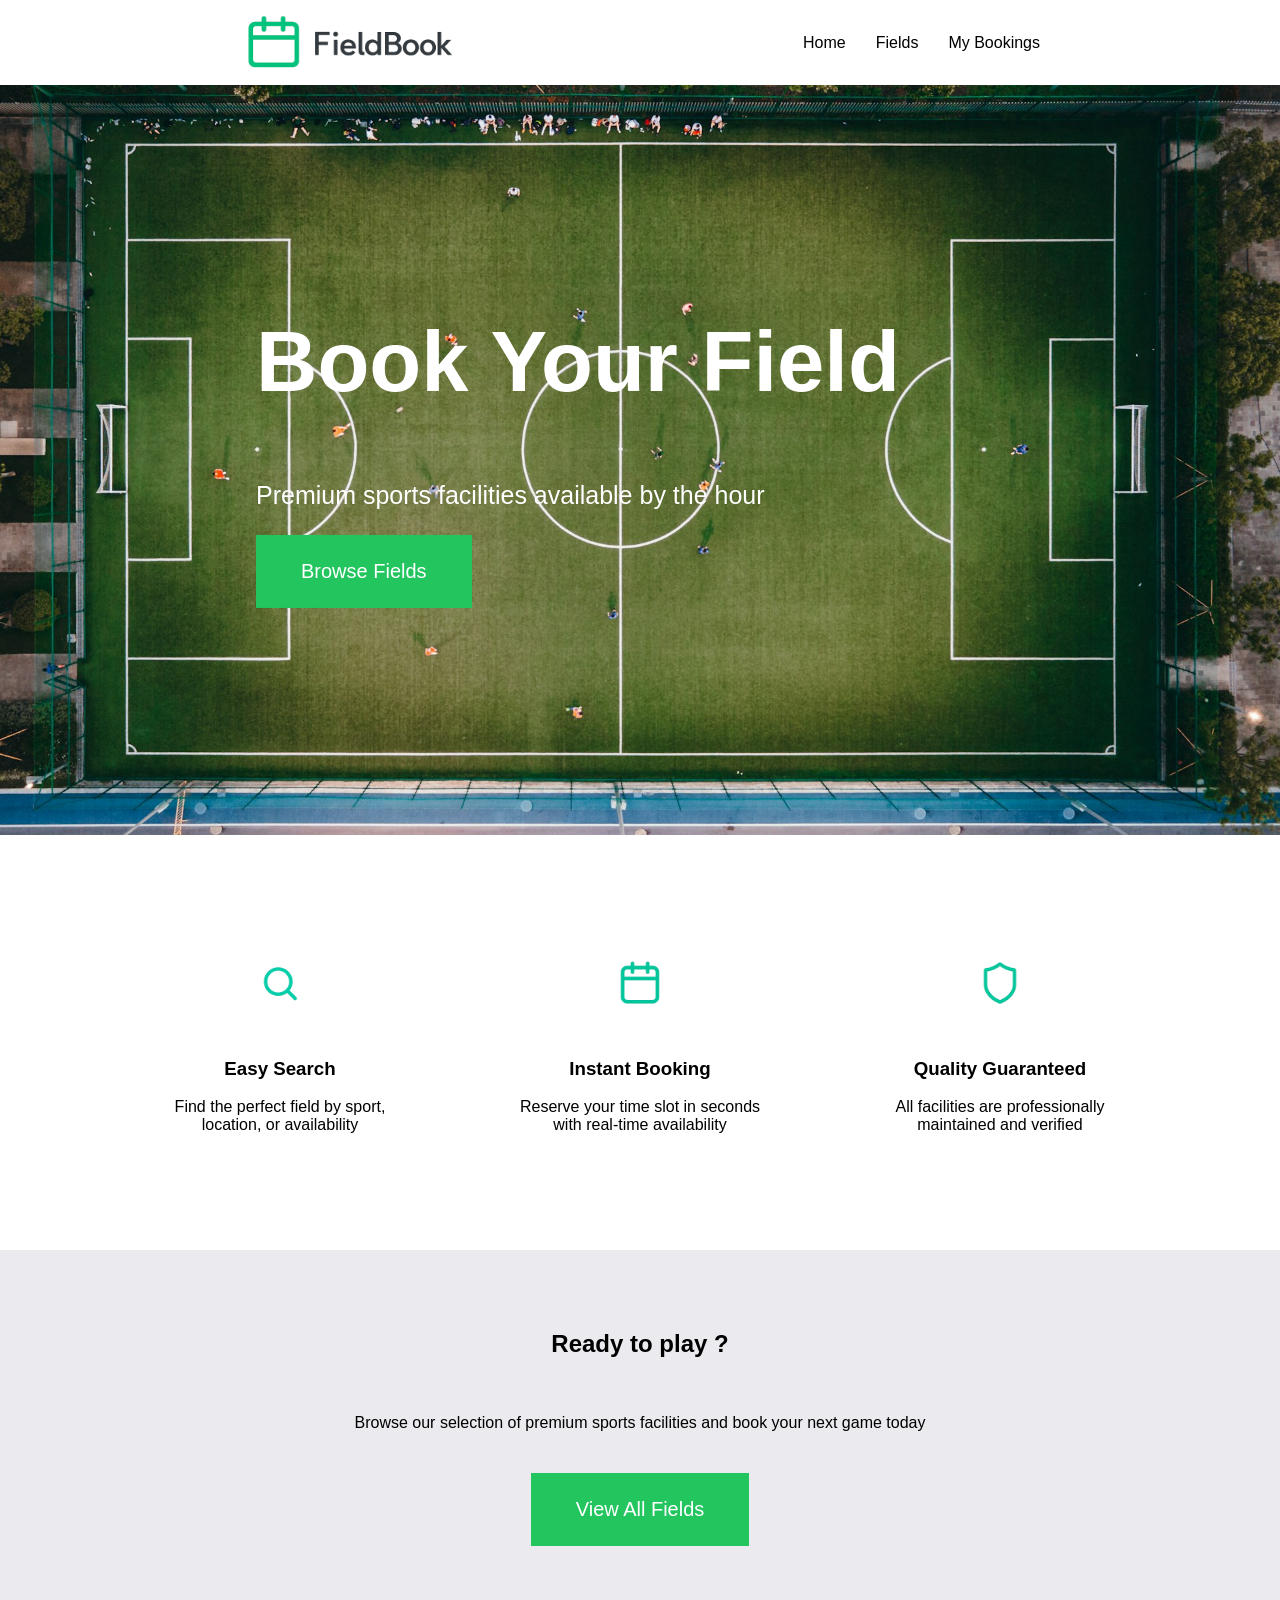
<file: index.html>
<!DOCTYPE html>

<html lang="en">

<head>
<meta charset="UTF-8">
<meta name="viewport" content="width=device-width, initial-scale=1.0">
<link rel="stylesheet" href="style.css">
<title>Fields Booking</title>

</head>

<body>


<header class="main-header">
<img src="Logo.png" alt="Page Logo" width="300" height="200">


<nav>
<a href="index.html">Home</a>
<a href="Fields Page.html">Fields</a>
<a href="My Booking Page.html">My Bookings</a>
</nav>
</header>


<main>
        <section class="upper_section">

                
                <div class="content"><h1>Book Your Field</h1>
                <p>Premium sports facilities available by the hour</p>
                <button class="Home_Button">Browse Fields</button>
                </div>
        </section>


<section class="lower_section">


<article class="cards">

<img src="1.png" alt="Easy Search" height="100" width="100">
<h3>Easy Search</h3>
<p>Find the perfect field by sport, location, or availability</p>


</article>
<article class="cards">

<img src="2.png" alt="Instant Booking" height="100" width="100">
<h3>Instant Booking</h3>
<p>Reserve your time slot in seconds with real-time availability</p>


</article>
<article class="cards">

<img src="3.png" alt="Quality Guaranteed" height="100" width="100">
<h3>Quality Guaranteed</h3>
<p>All facilities are professionally maintained and verified</p>


</article>
</section>
</main>

<footer class="main-footer">

<h2>Ready to play ?</h2>
<p>Browse our selection of premium sports facilities and book your next game today</p>
<button class="Home_Button">View All Fields</button>

</footer>

<script src="script.js"></script>



</body>
</html>
</file>
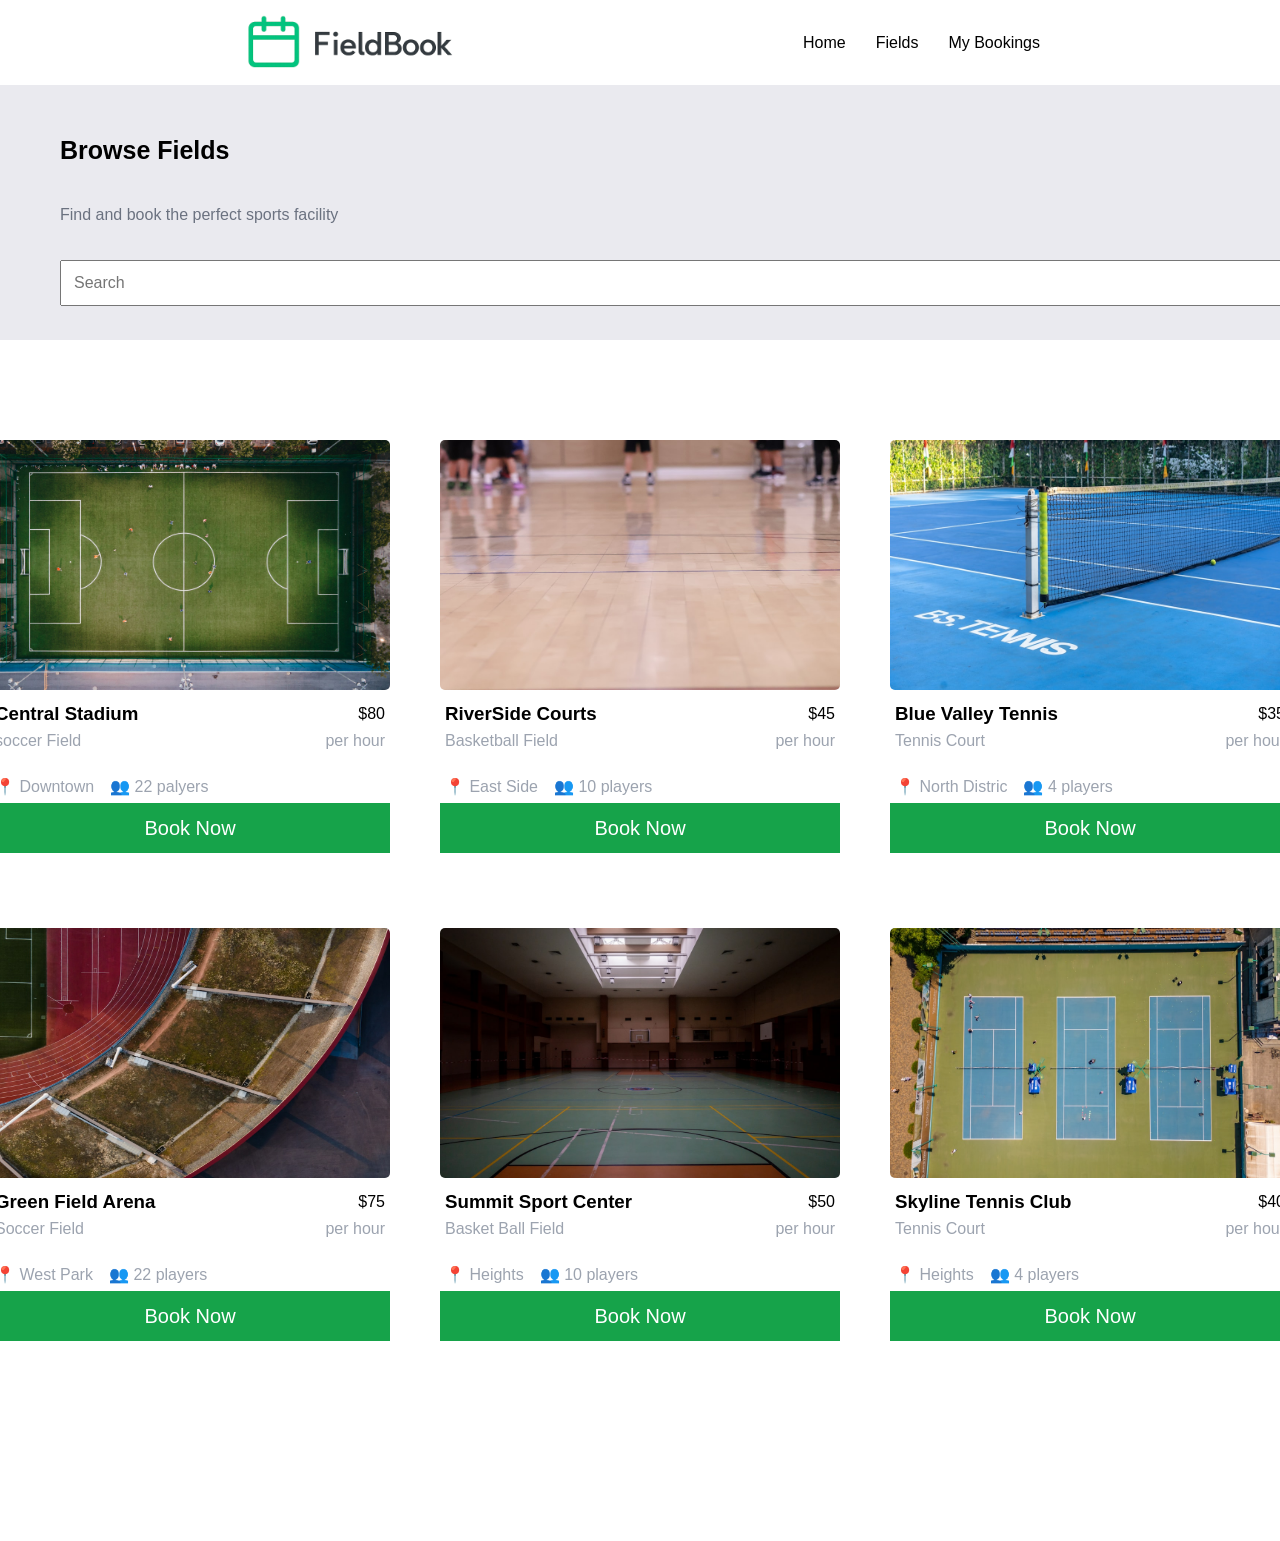
<file: Fields Page.html>
<!DOCTYPE html>

<html lang="en">

<head>
<meta charset="UTF-8">
<meta name="viewport" content="width=device-width, initial-scale=1.0">
<link rel="stylesheet" href="style.css">

<title>Fields Booking Project</title>

</head>

<body>


<header class="main-header">
<img src="Logo.png" alt="Page Logo" width="300" height="200">


<nav>
<a href="index.html">Home</a>
<a href="Fields Page.html">Fields</a>
<a href="My Booking Page.html">My Bookings</a>
</nav>
</header>

<main>


<header class="second-page-header">

<h2>Browse Fields</h2>

<p>Find and book the perfect sports facility</p>

<input type="text" class="search-bar" placeholder="Search">
</header>

<section class="first-fields">

<article class="Fieldss">

<img src="Field1.jpg" alt="Field1">

<div class="top">
<h3>Central Stadium</h3>
<p>$80</p>
</div>

<div class="down">
    <p>soccer Field</p>
<p>per hour</p></div>

<div class="desc">
<p>📍 Downtown</p>
<p>👥 22 palyers</p></div>

<button class="book-button">Book Now</button>

</article>






<article class="Fieldss">

<img src="Field2.jpg" alt="Field2">

<div class="top">
<h3>RiverSide Courts</h3>
<p>$45</p></div>

<div class="down">
<p>Basketball Field</p>
<P>per hour</P></div>

<div class="desc">
<p>📍 East Side</p>
<p>👥 10 players</p></div>

<button class="book-button">Book Now</button>


</article>







<article class="Fieldss">

<img src="Field3.jpg" alt="Field3">
<div class="top">
<h3>Blue Valley Tennis</h3>
<p>$35</p></div>

<div class="down">
<p>Tennis Court</p>
<p>per hour</p></div>

<div class="desc">
<p>📍 North Distric</p>
<p>👥 4 players</p></div>

<button class="book-button">Book Now</button>



</article>




</section>


<section class="second-fields">

<article class="Fieldss">

<img src="Field4.jpg" alt="Field4">
<div class="top">
<h3>Green Field Arena</h3>
<p>$75</p></div>

<div class="down">
<p>Soccer Field</p>
<p>per hour</p></div>

<div class="desc">
<p>📍 West Park</p>
<p>👥 22 players</p></div>



<button class="book-button">Book Now</button>


</article>


<article class="Fieldss">

<img src="Field5.jpg" alt="Field5">

<div class="top">
<h3>Summit Sport Center</h3>
<p>$50</p></div>

<div class ="down">
<p>Basket Ball Field</p>
<p>per hour</p></div>

<div class="desc">
<p>📍 Heights</p>
<p>👥 10 players</p></div>


<button class="book-button">Book Now</button>


</article>


<article class="Fieldss">

<img src="Field6.jpg" alt="Field6">

<div class="top">
<h3>Skyline Tennis Club</h3>
<p>$40</p></div>

<div class="down">
<p>Tennis Court</p>
<p>per hour</p></div>

<div class="desc">
<p>📍 Heights</p>
<p>👥 4 players</p></div>

<button class="book-button">Book Now</button>



</article>



</section>



<section class="booking-form-section">

<article class="booking-form-article">

<header class="booking-form-image-header">
<img src="Field1.jpg" alt="Field Image">

<button type="button" class="close-booking-form-btn">X</button>
</header>

<div class="booking-form-content">

<h2>Central Stadium</h2>
<p class="booking-field-type">Soccer Field</p>

<div class="booking-field-details">
<p>📍 Downtown</p>
<p>👥 22 players</p>
</div>

<form class="booking-form">

<label>Your Name
<input type="text" placeholder="Enter your full name">
</label>

<label>Phone Number
<input type="number" placeholder="Enter your phone number">
</label>

<h3>📅 Select Date</h3>

<div class="booking-date-options">
<button type="button" class="booking-date-btn active">Wen<br>20</button>
<button type="button" class="booking-date-btn">Thur<br>21</button>
<button type="button" class="booking-date-btn">Frid<br>22</button>
<button type="button" class="booking-date-btn">Sat<br>23</button>
<button type="button" class="booking-date-btn">Sun<br>24</button>
<button type="button" class="booking-date-btn">Mon<br>25</button>
<button type="button" class="booking-date-btn">Wen<br>26</button>
</div>

<h3>⏰ Select Time</h3>

<div class="booking-time-options">
<button type="button" class="booking-time-btn">08:00</button>
<button type="button" class="booking-time-btn">09:00</button>
<button type="button" class="booking-time-btn">10:00</button>
<button type="button" class="booking-time-btn">11:00</button>
<button type="button" class="booking-time-btn">12:00</button>
<button type="button" class="booking-time-btn">13:00</button>
<button type="button" class="booking-time-btn">14:00</button>
<button type="button" class="booking-time-btn">15:00</button>
<button type="button" class="booking-time-btn">16:00</button>
<button type="button" class="booking-time-btn">17:00</button>
<button type="button" class="booking-time-btn">18:00</button>
<button type="button" class="booking-time-btn">19:00</button>
<button type="button" class="booking-time-btn">20:00</button>
<button type="button" class="booking-time-btn">21:00</button>
</div>

<div class="booking-total">
<p>Total</p>
<p>$80</p>
</div>

<button type="button" class="confirm-booking-btn">Confirm Booking</button>

</form>
</div>

</article>

</section>


</main>
<script src="script.js"></script>
</body>
</html>
</file>
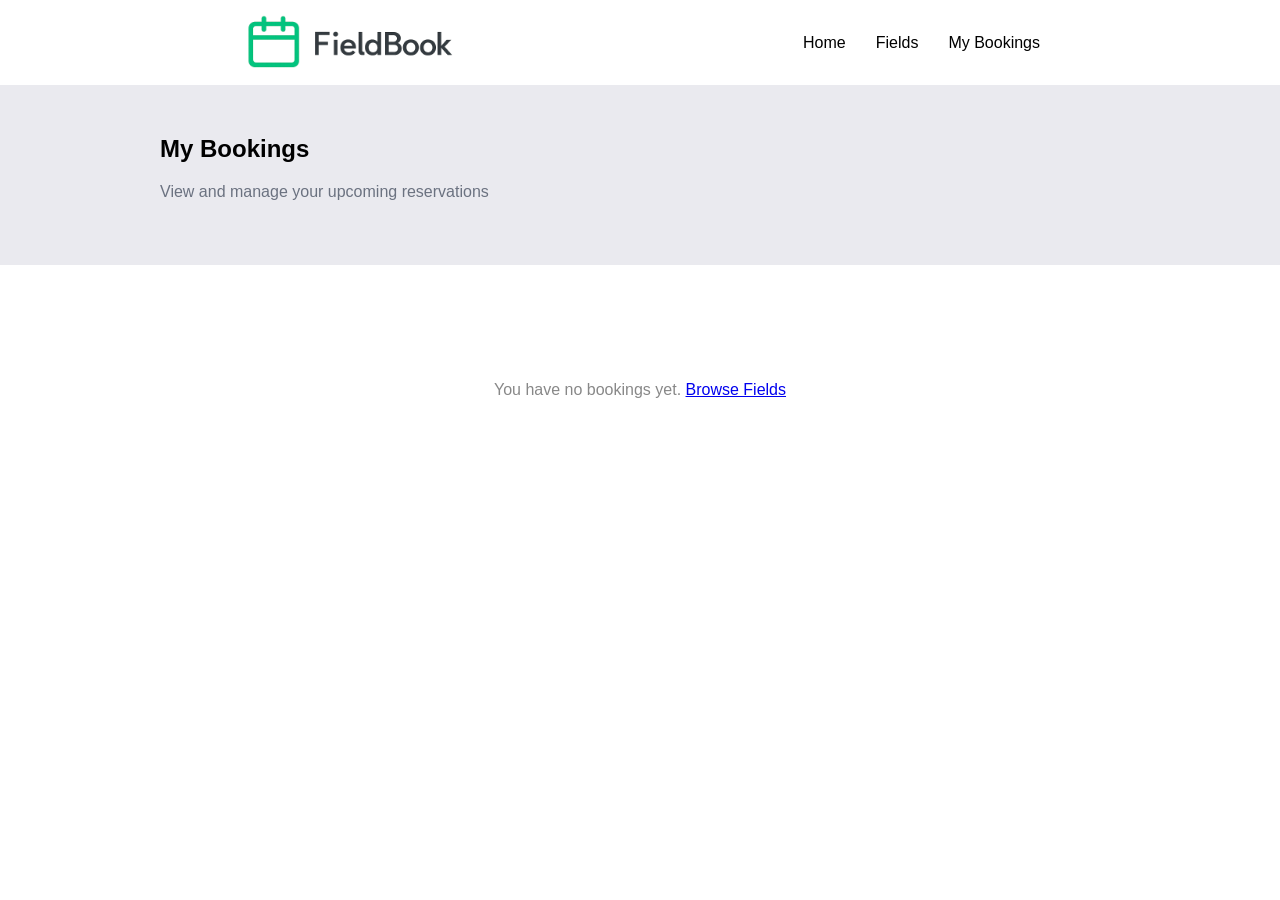
<file: My Booking Page.html>
<!DOCTYPE html>

<html lang="en">

<head>
<meta charset="UTF-8">
<meta name="viewport" content="width=device-width, initial-scale=1.0">
<link rel="stylesheet" href="style.css">
<title>Fields Booking</title>

</head>

<body>


<header class="main-header">
<img src="Logo.png" alt="Page Logo" width="300" height="200">


<nav>
<a href="index.html">Home</a>
<a href="Fields Page.html">Fields</a>
<a href="My Booking Page.html">My Bookings</a>
</nav>
</header>

<main>


<section class="my-booking-page-header">

<h2>My Bookings</h2>

<p>View and manage your upcoming reservations</p>

</section>

<section class="My-booking-section">

<article class="booking-article">

<img src="Field2.jpg" alt="Field Image">

<div class="booking-info">

<h3>RiverSide Courts</h3>

<p>Basketball Court</p>

<div class="date-info">

<p>📅 Wednesday, May 13, 2026</p>

<p>⏰ 09:00</p>

<p>📍 East Side</p>

</div>

<div class="customer-info">
<p>👤 Ali</p>

<p>📞 054</p>
</div>

<button class="cancel-btn">Cancel</button>

</div>

    <div class="booking-price">

<h3>$45</h3>

<p>Total</p>

</div>

</article>
</section>




</main>
<script src="script.js"></script>
</body>
</html>
</file>
<file: style.css>
body {
margin:0px;
font-family: sans-serif;
}



.main-header {

height: 85px;
display:flex;
justify-content: space-between;
align-items: center;
padding: 0px 200px;
background-color:white ;
/* border: red 3px solid; */
}

nav {
display: flex;
gap: 30px;
padding: 20px 40px;
}

nav a {
text-decoration: none;
color: black;
position: relative;
}


nav a::after {
content: "";
position: absolute;
left: 0;
bottom: -5px;
width: 0;
height: 2px;
background: #22c55e;
transition: 0.3s;
}

nav a:hover::after {
  width: 100%;
}


.upper_section {
height: 750px;
background-image: url("Field1.jpg");
background-size: cover;
background-position: center;
background-repeat: no-repeat;
/* border: red 3px solid; */

}

.content{
position: absolute;
top:425px;
left: 20%;
transform: translateY(-50%);
color: white;
font-size:25px
}

.content h1{
padding-bottom;0px;
margin-bottm:0px;
font-size:85px;
}


.lower_section{
display: flex;
justify-content: space-around;
padding: 100px 100px;
}

.cards{

width:25% ;
height: auto;
text-align: center;
}

.main-footer{
display: Flex;
align-items: center;
text-align: center;
flex-direction: column;
padding: 60px;
background-color: #EAEAEF;
}

.main-footer h2{
padding-bottom: 20px;

}
.main-footer p {

padding-bottom: 25px;

}
.Home_Button{
background: #22c55e;
  color: white;
  border: none;
  padding: 25px 45px;
  font-size: 16px;
  cursor: pointer;
  font-size: 20px;
}

.Home_Button:hover{

background-color: #16a34a;



}

/* ----------------Fields Page---------------- */
/* ----------------Fields Page---------------- */
/* ----------------Fields Page---------------- */
/* ----------------Fields Page---------------- */
/* ----------------Fields Page---------------- */
/* ----------------Fields Page---------------- */
/* ----------------Fields Page---------------- */

.second-page-header{

height: 225px ;
width: auto;
/* border: #16a34a 3px solid; */
background-color: #EAEAEF;
padding-left: 60px;
padding-top: 30px;
}

.second-page-header h2{
font-size:25px ;
padding-bottom: 20px;

}

.second-page-header p{
padding-bottom: 20px;
color:#6b7280;
}

.second-page-header input{

width: 1400px;
padding: 12px;
font-size: 16px;

}
.Fieldss{

 /* border:red 2px solid  */
  
}

.Fieldss img{

height: 250px;
width: 400px;
border-radius: 5px;
}



.first-fields{
margin-top:100px ;
display: flex;
justify-content: center;
gap: 50px;
}

.second-fields{
margin-top:75px ;
margin-bottom:200px ;
display: flex;
justify-content: center;
gap: 50px;


}

.top{

display: flex;
justify-content: space-between;
align-items: center;
padding: 10px 5px 0px 5px;
/* border: #3222c5 solid 2px; */
margin:0px ;
height: 20px;
}

.down{
display: flex;
justify-content: space-between;
align-items: center;
padding: 7px 5px 10px 5px;
/* border: #3222c5 solid 2px; */
margin: bottom 10px ;
height: 20px;
color: #9ca3af;
}

.desc{
margin: 0px;
height:30px ;
/* border: #3222c5 2px solid; */
color: #9ca3af;
display: flex;
gap: 16px;
padding: 0px 5px 0px 5px;
}

.book-button{
margin-top: 3%;
background: #16a34a;
height:50px;
width: 100%;  
color: white;
border: none;
padding: 12px;
font-size: 16px;
cursor: pointer;
font-size: 20px;

}

.book-button:hover {
transform: scale(1.02);
background-color: #148a3f;
}


/* --------------------------Form-------------------------- */
/* --------------------------Form-------------------------- */
/* --------------------------Form-------------------------- */
/* --------------------------Form-------------------------- */
/* --------------------------Form-------------------------- */

.booking-form-section {
position:Fixed;
top: 0;
left: 0;
width: 100%;
height: 100%;
background-color: #00000099;
display: none;
justify-content: center;
align-items: center;
}

.booking-form-article {
width: 650px;
max-height: 90vh;
background-color: white;
overflow-y: auto;
}

.booking-form-image-header {
position: relative;
height: 190px;
}

.booking-form-image-header img {
width: 100%;
height: 100%;
object-fit: cover;
}

.close-booking-form-btn {
position: absolute;
top: 15px;
right: 15px;
background-color: white;
border: none;
width: 40px;
height: 40px;
font-size: 18px;
cursor: pointer;
}

.booking-form-content {
padding: 30px;

}

.booking-form-content h2 {
margin-top: 0;
margin-bottom: 8px;
}

.booking-field-type {
color: #6b7280;

}

.booking-field-details {
display: flex;
gap: 20px;
color: #6b7280;
margin-bottom: 30px;
}

.booking-form label {
display: block;
font-weight: bold;
margin-bottom: 10px;
}

.booking-form input {
width: 100%;
padding: 15px;
margin-bottom: 25px;
border: 1px solid #d1d5db;
box-sizing: border-box;
font-size: 16px;
}

.booking-form h3 {
margin-bottom: 15px;
}

.booking-date-options {
display: grid;
grid-template-columns: repeat(7, 1fr);
gap: 8px;
margin-bottom: 30px;
}

.booking-time-options {
display: grid;
grid-template-columns: repeat(7, 1fr);
gap: 8px;
margin-bottom: 30px;
}

.booking-date-btn,.booking-time-btn {
padding: 14px 5px;
border: none;
background-color: #EAEAEF;
cursor: pointer;
font-weight: bold;
}

.booking-date-btn.active,.booking-time-btn.active {
background-color: #10b981;
color: white;
}

.booking-total {
display: flex;
justify-content: space-between;
background-color: #EAEAEF;
padding: 18px;
margin-bottom: 25px;
}

.booking-total p {
margin: 0;
font-weight: bold;
}

.confirm-booking-btn {
width: 100%;
padding: 18px;
background-color: #10b981;
color: white;
border: none;
font-size: 18px;
cursor: pointer;
}

.confirm-booking-btn:hover {
background-color: #059669;
}




/* ----------------My Booking Page---------------- */
/* ----------------My Booking Page---------------- */
/* ----------------My Booking Page---------------- */
/* ----------------My Booking Page---------------- */
/* ----------------My Booking Page---------------- */
/* ----------------My Booking Page---------------- */
/* ----------------My Booking Page---------------- */
/* ----------------My Booking Page---------------- */




.my-booking-page-header{
height: 150px ;
width: auto;
/* border: #16a34a 3px solid; */
background-color: #EAEAEF;
padding-left: 60px;
padding-top: 30px;
}

.my-booking-page-header h2{
padding-left: 100px;

}

.my-booking-page-header p{
padding-left: 100px;
color: #6b7280;
}



.My-booking-section {

display: flex;
justify-content: center;
margin-top: 60px;

}



.booking-article {

width: 850px;
background-color: white;
border: 1px solid #d1d5db;
padding: 20px;
display: flex;
gap: 20px;
box-sizing: border-box;

}



.booking-article img {

width: 180px;
height: 160px;
object-fit: cover;

}



.booking-info {
width:100%;
flex: 1;

}



.booking-info h3 {

font-size: 28px;
margin-top: 0px;
margin-bottom: 8px;

}



.booking-info p {

color: #6b7280;
font-size: 15px;

}



.date-info {

display: flex;
gap: 18px;
margin-top: 18px;

}



.customer-info {

display: flex;
gap: 20px;
background-color: #EAEAEF;
padding: 12px;
margin-top: 18px;

}



.customer-info p {

margin: 0px;

}



.cancel-btn {

margin-top: 22px;
padding: 12px 22px;
background-color: white;
border: 1px solid red;
color: red;
font-size: 15px;
cursor: pointer;

}



.cancel-btn:hover {

background-color: #fee2e2;

}



.booking-price {

text-align: right;

}



.booking-price h3 {

font-size: 25px;
margin-bottom: 0px;

}



.booking-price p {

margin-top: 5px;
color: #6b7280;
font-size: 14px;

}
</file>
